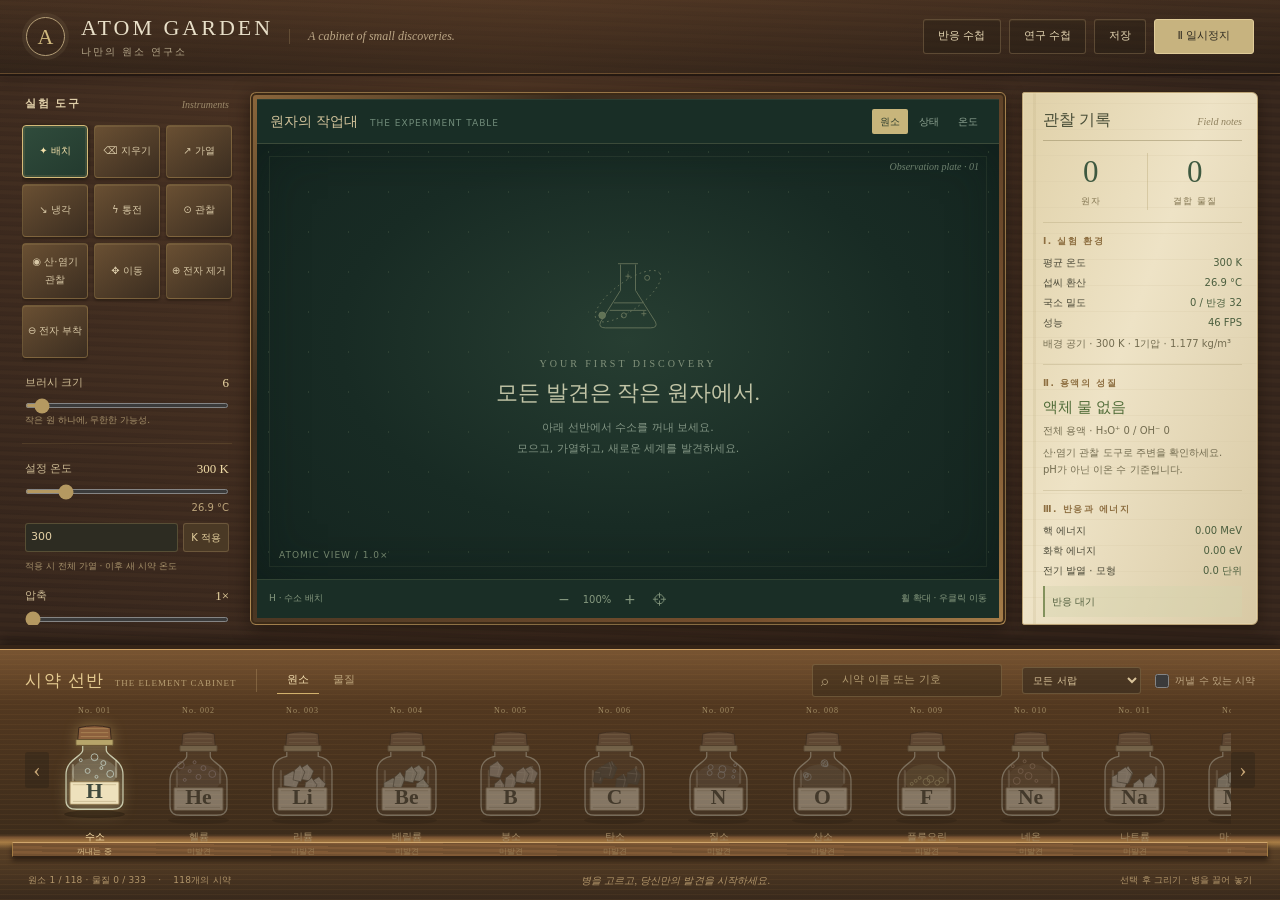
<file: index.html>
<!doctype html>
<html lang="ko">
<head>
<meta charset="utf-8"><meta name="viewport" content="width=device-width,initial-scale=1"><meta name="theme-color" content="#463222">
<title>ATOM GARDEN — 나만의 원소 연구소</title>
<meta name="description" content="나무 선반의 시약병을 꺼내, 원자에서 시작하는 나만의 세계를 만들어 보세요.">
<link rel="stylesheet" href="laboratory.css?v=19">
</head>
<body><div class="app">
<header class="masthead">
 <div class="brand-seal" aria-hidden="true">A</div>
 <div class="brand"><h1>ATOM GARDEN</h1><p>나만의 원소 연구소</p></div>
 <div class="masthead-note">A cabinet of small discoveries.</div>
 <div class="header-actions"><button id="openReactions">반응 수첩</button><button id="help">연구 수첩</button><button id="save">저장</button><button id="pause" class="play-button">Ⅱ 일시정지</button></div>
</header>
<main class="workroom">
 <aside class="tool-cabinet" aria-label="실험 도구와 설정">
  <div class="cabinet-title"><h2>실험 도구</h2><span>Instruments</span></div>
  <div class="tools" id="tools"></div>
  <div class="control-block"><label class="control-label" for="brush">브러시 크기 <output id="brushValue">6</output></label><input id="brush" aria-label="브러시 크기" type="range" min="1" max="100" value="6"><p class="micro">작은 원 하나에, 무한한 가능성.</p></div>
  <div class="control-block"><label class="control-label" for="temp">설정 온도 <strong id="tempValue">300 K</strong></label><input id="temp" aria-label="전체 온도" type="range" min="1" max="9.4771" step=".01" value="2.4771"><p id="tempCelsius" class="temperature-celsius">26.9 °C</p><div class="exact-temp"><input id="tempExact" type="number" min="10" max="3000000000" step="any" value="300" aria-label="온도 직접 입력 K"><button id="applyTemp" title="전체 원자와 새 시약에 적용">K 적용</button></div><p class="micro">적용 시 전체 가열 · 이후 새 시약 온도</p><label class="control-label" for="compression" style="margin-top:15px">압축 <output id="compressionValue">1×</output></label><input id="compression" aria-label="압축" type="range" min="1" max="100" value="1"></div>
  <div id="currentControls" class="control-block" hidden><label class="control-label" for="currentStrength">통전 세기 <output id="currentValue">1×</output></label><input id="currentStrength" aria-label="통전 세기" type="range" min="0.25" max="5" step="0.25" value="1"><p id="currentStatus" class="micro">금속 위를 누르고 있으면 가열</p><p class="micro">Cu · Fe · W 등 접촉한 금속<br>외부 전원에 의한 국소 발열 모형</p></div>
  <label class="checkline"><input id="lightEffects" type="checkbox" checked>주변 빛 효과</label>
  <label class="checkline"><input id="gravity" type="checkbox">중력 적용</label>
  <label class="control-label" for="ambientMedium" style="margin:9px 0 5px">주변 매질</label><select id="ambientMedium"><option value="air">공기 · 300 K · 1기압</option><option value="vacuum">진공 · 공기 부력 없음</option></select>
  <div class="selection-card"><div id="selectedVial" aria-hidden="true"></div><div><span id="selectedSymbol" class="selected-symbol">H</span><h3 id="selectedName">수소</h3><p id="selectionNote">선반에서 꺼낸 시약</p></div></div>
  <p id="metalHint" class="note" hidden></p><p id="combustionHint" class="note" hidden></p><p id="reactionSupport" class="note" aria-live="polite"></p><p id="networkSummary" class="note"></p>
  <details class="developer-drawer"><summary>연구소 설정</summary><label class="checkline"><input type="checkbox" id="developerMode">개발자 모드</label><div id="developerPanel" hidden><p>모든 시약을 꺼낼 수 있어요. 이 모드의 발견은 도감에 기록하지 않습니다.</p><label for="isotope">동위원소</label><select id="isotope"></select><label for="spawnCharge">소환 전하 (−3 ~ 원자번호)</label><input id="spawnCharge" type="number" min="-3" max="1" step="1" value="0"><p id="atomicSelection"></p><p>전하 지정 소환은 외부 전하 편집이며 이온의 실제 안정성은 판정하지 않습니다.</p></div><div class="danger-actions"><button id="clear">세계 비우기</button><button id="reset">진행 초기화</button></div></details>
 </aside>
 <section class="bench" aria-label="원자 실험대">
  <div class="bench-head"><div class="bench-title">원자의 작업대 <small>THE EXPERIMENT TABLE</small></div><div class="view-switch" aria-label="보기 방식"><button id="elementView" class="active" aria-pressed="true">원소</button><button id="phaseView" aria-pressed="false">상태</button><button id="temperatureView" aria-pressed="false">온도</button></div></div>
  <div class="workspace" id="workspace">
   <canvas id="canvas" aria-label="원자 배치 실험대"></canvas>
   <div class="empty-state" id="emptyState">
    <svg viewBox="0 0 120 120" aria-hidden="true" fill="none" stroke="#b3b68d" stroke-width="1"><path d="M48 22 H72 M51 23 V54 L27 92 Q24 99 33 99 H87 Q96 99 93 92 L69 54 V23 M38 78 H82 M43 69 H77"/><ellipse cx="60" cy="61" rx="47" ry="17" transform="rotate(-36 60 61)" stroke-dasharray="2 4"/><circle cx="29" cy="84" r="4" fill="#9eac7c"/><circle cx="83" cy="39" r="3"/><circle cx="55" cy="84" r="3"/><path d="M57 37 H63 M60 34 V40 M76 82 H82 M79 79 V85"/></svg>
    <p class="eyebrow">YOUR FIRST DISCOVERY</p><h3>모든 발견은 작은 원자에서.</h3><p id="guide">아래 선반에서 수소를 꺼내 보세요.<br>모으고, 가열하고, 새로운 세계를 발견하세요.</p>
   </div>
   <span class="orientation" aria-hidden="true">Observation plate · 01</span><span class="scale" id="lod">ATOMIC VIEW / 1.0×</span>
   <div id="phaseLegend" class="overlay temperature-legend" hidden>상태 보기<br><span style="color:#b9cddd">■ 고체</span> · <span style="color:#51baff">■ 액체</span> · <span style="color:#c5df97">■ 기체</span> · <span style="color:#e8a1ff">■ 자유 이온</span><p>회색 · 상변화 자료 없음<br>축소 시 대표 입자의 상태</p></div>
   <div id="temperatureLegend" class="overlay temperature-legend" hidden><strong>온도 · K</strong><div id="temperatureGradient" class="temperature-gradient"></div><div class="temperature-ticks"><span>10</span><span>1천</span><span>100만</span><span>30억</span></div><small>고정 로그 눈금 · 축소 시 영역 평균 온도</small></div>
   <div id="toast" role="status" aria-live="polite"></div>
  </div>
  <div class="bench-foot"><p id="selection">H · 수소 배치</p><div class="zoom-tools"><button id="minus" aria-label="축소">−</button><span id="zoomText">100%</span><button id="plus" aria-label="확대">+</button><button id="home" aria-label="시점 초기화">⌖</button></div><p>휠 확대 · 우클릭 이동</p></div>
 </section>
 <aside class="fieldbook" aria-label="관찰 기록">
  <div class="book-title"><h2>관찰 기록</h2><span>Field notes</span></div>
  <div class="measurements"><div><div class="stat" id="count">0</div><small>원자</small></div><div><div class="stat" id="bonds">0</div><small>결합 물질</small></div></div>
  <div class="book-section"><h2>Ⅰ. 실험 환경</h2><div class="reading"><span>평균 온도</span><strong id="averageTemp">300 K</strong></div><div class="reading"><span>섭씨 환산</span><strong id="averageTempCelsius">26.9 °C</strong></div><div class="reading"><span>국소 밀도</span><strong id="density">0 / 반경 32</strong></div><div class="reading"><span>성능</span><strong id="fps">60 FPS</strong></div><p id="gasStats"></p></div>
  <div class="book-section"><h2>Ⅱ. 용액의 성질</h2><p id="acidState">액체 물 없음</p><p id="acidStats">전체 용액 · H₃O⁺ 0 / OH⁻ 0</p><p>산·염기 관찰 도구로 주변을 확인하세요.<br>pH가 아닌 이온 수 기준입니다.</p></div>
  <div class="book-section"><h2>Ⅲ. 반응과 에너지</h2><div class="reading"><span>핵 에너지</span><strong id="energy">0 MeV</strong></div><div class="reading"><span>화학 에너지</span><strong id="chemicalEnergy">0 eV</strong></div><div class="reading"><span>전기 발열 · 모형</span><strong id="electricalEnergy">0.0 단위</strong></div><p id="reaction">반응 대기</p></div>
  <div class="book-section"><h2>발견의 순간</h2><div id="log" aria-live="polite"></div></div>
  <details class="book-section book-details"><summary>자세한 측정값</summary><p id="electronStats"></p><p id="chargeStats"></p><p id="solutionStats"></p><p id="phaseStats"></p><p id="solidStats"></p><p>최대 6,000개 원자 · 전자 수는 내부 계산</p></details>
  <details class="book-section book-details"><summary>첫 핵융합 안내</summary><p>수소를 모아 압축하고 1,500만 K 이상으로 가열하면 가까운 H-1 4개가 헬륨이 됩니다. 헬륨 3개는 1억 K 이상에서 탄소로 변합니다.</p><p>반응·상변화·부력은 게임용 근사이며 전체 자연법칙을 재현하지 않습니다. 전체 구현 범위는 연구 수첩에서 확인하세요.</p></details>
  <p class="edition">ATOM GARDEN · WOODLAND EDITION · v0.19</p>
 </aside>
</main>
<section class="shelf" aria-label="원소와 물질 시약 선반">
 <div class="shelf-top"><h2 class="shelf-plaque">시약 선반 <small>THE ELEMENT CABINET</small></h2><div class="shelf-tabs"><button class="active" id="elementTab">원소</button><button id="moleculeTab">물질</button></div><div class="shelf-search"><span aria-hidden="true">⌕</span><input id="search" placeholder="시약 이름 또는 기호" aria-label="도감 검색" autocomplete="off"></div><div class="shelf-controls"><select id="familyFilter" aria-label="원소 분류"><option value="all">모든 서랍</option><option value="alkali">알칼리 금속</option><option value="earth">알칼리토금속</option><option value="metal">기타 금속</option><option value="nonmetal">비금속·준금속</option><option value="halogen">할로젠</option><option value="noble">비활성 기체</option><option value="rare">란타넘·악티늄족</option></select><select id="compoundFilter" aria-label="물질 분류" hidden><option value="all">모든 물질</option><option>산</option><option>염기</option><option>염</option><option>산화물</option><option>유기물</option><option>다원자 이온</option><option>단원자 이온</option><option>분자</option><option>과산화물</option><option>초과산화물</option></select><label><input type="checkbox" id="availableOnly">꺼낼 수 있는 시약</label></div></div>
 <div class="shelf-scroll"><button id="shelfPrev" class="shelf-arrow" aria-label="선반 왼쪽으로">‹</button><div class="elements" id="catalog" aria-label="시약 목록"></div><p id="shelfEmpty" hidden>이 서랍에는 일치하는 시약이 없어요.</p><button id="shelfNext" class="shelf-arrow" aria-label="선반 오른쪽으로">›</button></div>
 <div class="shelf-bottom"><p><span id="discoveryCount">원소 1 / 118 · 물질 0 / 28</span><span>·</span><span id="shelfResult">118개의 시약</span></p><span class="shelf-hint">병을 고르고, 당신만의 발견을 시작하세요.</span><span>선택 후 그리기 · 병을 끌어 놓기</span></div>
</section>
</div>
<dialog class="lab-dialog" id="dialog"><p>개발자 모드에서는 미발견 원소·분자도 소환할 수 있습니다. 원소를 선택한 다음 동위원소와 전하를 설정하세요. 동위원소 목록은 대표 동위원소와 일부 주요 변종을 지원합니다. 전하 = 양성자 수 − 전자 수입니다. 전자는 그리지 않고 결합 전자·공간 전체의 자유 전자 수로 계산합니다. 전자 제거 도구는 전자를 자유 전자 저장량으로 옮기며, 부착 도구는 그 저장량을 소비합니다.</p><p>이온 사이에는 가까운 거리에서 인력·척력이 작용합니다. 고온 이온화와 저온 재결합은 근사 문턱값을 사용합니다. 자유 전자의 위치·궤도·양자 상태는 계산하지 않습니다. 이온은 기존의 중성 분자 결합에서 제외됩니다. 방사성 동위원소의 붕괴는 아직 구현하지 않았습니다.</p><p>질량수는 입자의 질량·충돌·열운동과 핵반응 선택에 반영됩니다. 중수소 H-2와 삼중수소 H-3는 1억 K 이상에서 He-4와 중성자를 생성합니다. 수소 순반응의 양전자와 D–T 반응의 중성자는 개수로 집계합니다. 원자 배치·삭제와 온도 도구는 외부 편집이며 닫힌 계 보존 조건에 해당하지 않습니다.</p><p>물과 철·구리·알루미늄·리튬 등 주요 물질에 1기압 기준 녹는점·끓는점을 적용합니다. 물은 273.15 K에서 녹고 373.15 K에서 기체로 전환됩니다. 철은 1811 K에서 녹고 3134 K에서 기체로 전환됩니다. 고체는 이웃과 거리를 유지하는 결합과 내부 진동 감쇠를 사용하며 녹으면 고체 결합이 풀립니다. CO₂와 탄소는 이 모델에서 승화합니다. 자료가 없는 원소는 상태 미정으로 표시합니다. 결정 격자·잠열·압력별 상평형은 아직 계산하지 않습니다.</p><h3>산·염기와 중화</h3><p>산: HCl(물속에서는 염산), HBr. 염기: LiOH, NaOH, KOH, RbOH, CsOH, FrOH(예측), Ca(OH)₂, Sr(OH)₂, Ba(OH)₂. 액체 물 가까이에서 산이 내놓은 H⁺가 H₂O에 결합해 H₃O⁺를 만듭니다. 염기는 금속 양이온과 OH⁻로 해리합니다. H₃O⁺는 O 1개와 H 3개, OH⁻는 O 1개와 H 1개가 결합한 다원자 이온입니다. H₃O⁺ + OH⁻ → 2H₂O 중화 반응은 원자·동위원소·전자·총전하를 보존하고 열을 방출합니다. Na⁺·Cl⁻ 등의 구경꾼 이온은 용액에 남습니다.</p><p>300 K에서 물 → HCl → NaOH를 같은 영역에 배치해 보세요. 산·염기 관찰 도구는 누른 위치 반경 60의 H₃O⁺·OH⁻를 셉니다. 200% 이상 확대하면 주황색 H₃O⁺와 보라색 OH⁻ 결합·이름을 볼 수 있습니다. 양쪽이 남으면 혼합/중화 대기, 한쪽만 남으면 산성/염기성으로 표시합니다. 전체 집계는 서로 떨어진 용액도 합산합니다. 발견한 물질은 도감에서 재소환할 수 있고 개발자 모드에서는 모두 배치할 수 있습니다.</p><p>H₃O⁺는 실제 물 분자에 기존 양성자가 결합하므로 원자를 새로 만들지 않습니다. 발견하면 도감에서 다시 소환할 수 있습니다. 추가 물 분자가 부족하거나 너무 멀면 남은 H⁺는 ‘수화 대기’로 따로 표시하며 물을 더 배치하면 결합합니다. 전하는 원자 하나에 국소화해 장부로 관리하며 실제 전자 밀도는 계산하지 않습니다. 농도와 용액 부피가 정해져 있지 않아 pH 숫자는 계산하지 않습니다. 약산·약염기(NH₃ 포함), 완충 용액, 물의 자동 이온화, Ca(OH)₂의 제한된 용해도와 열분해 경로는 아직 미구현입니다. 해리·중화 속도와 반응 열 피드백은 게임용 근사입니다.</p><p><a href="https://openstax.org/books/chemistry/pages/4-2-classifying-chemical-reactions" target="_blank" rel="noopener">OpenStax · 산·염기와 중화 반응</a></p><h3>기체 밀도와 부력</h3><p>중력을 켜면 기체의 분자량과 온도로 밀도(ρ = PM/RT)를 계산하고 주변 매질과 비교합니다. 질량수로 몰질량을 근사하므로 동위원소도 반영됩니다. 기본 배경은 300 K·1기압의 공기입니다. 수소·헬륨은 상승하고 상온의 CO₂는 하강하며, 가열된 기체는 밀도가 낮아집니다. 진공에서는 공기 부력이 없어 수소도 중력으로 떨어집니다.</p><p>액체 물 안의 기체에는 물 기준 부력과 저항을 적용합니다. 물의 표시 원자가 기포를 가두지 않으며 얼음·고체와의 충돌은 유지합니다. 물과 접촉한 기체는 열을 교환합니다. 관찰 도구의 밀도는 항상 1기압 환산값입니다. 배경 공기는 부력 계산용이며 반응 원자로 추가하지 않습니다.</p><p>부력은 기체 덩어리를 분자 단위로 표현한 게임용 근사입니다. 급격한 가속은 제한하며, 실제 기포 모양·기체 혼합 유동·압력장·용해도는 계산하지 않습니다. 결합한 분자의 모든 원자는 같은 부력 가속도를 받습니다. 중성 H·N·O·F·Cl의 고립 원자는 결합 전까지 기체로 취급합니다.</p><p><a href="https://www1.grc.nasa.gov/beginners-guide-to-aeronautics/equation-of-state/" target="_blank" rel="noopener">NASA · 이상 기체 상태 방정식</a> · <a href="https://openstax.org/books/university-physics-volume-1/pages/14-4-archimedes-principle-and-buoyancy" target="_blank" rel="noopener">OpenStax · 부력</a></p><h3>이온결합과 금속 반응성</h3><p>이온이 정지해 보이면 물이 액체인지 확인하세요. 액체 물의 표시 원자는 자유 이온을 단단한 벽처럼 밀어내지 않으며, 물과의 저항·열 교환·확산으로 이동을 계산합니다. 이온이 액체 가장자리로 나가면 가까운 물 쪽으로 돌아오는 수화 인력을 적용하며, 물과 상대적인 이동을 강하게 감쇠합니다. 물속에서는 계속 확산하고 움직이는 물을 따라갑니다. OH⁻와 H₃O⁺도 결합 전체에 같은 힘을 적용합니다. 물이 얼거나 증발하면 이 액체 결속력은 해제됩니다. 얼음·금속·아직 녹지 않은 결정은 충돌을 유지합니다. 이는 용액을 위한 게임용 근사입니다. 녹아 나온 이온은 물속에서 무작위로 확산합니다. 물과 CuCl₂를 배치한 영역에 Zn을 넣으면 Cu²⁺가 가까이 접근할 때 Zn²⁺와 Cu가 생성됩니다. Cl⁻는 이 반응의 구경꾼 이온으로 물속에 남습니다. 중성 아연을 향한 인위적인 끌어당김은 없습니다. 확대하면 수용액 이온에 (aq)가 표시됩니다. 확산 속도는 관찰하기 쉽게 조정한 게임용 근사입니다.</p><p><a href="https://chemed.chem.purdue.edu/genchem/demosheets/9.11.html" target="_blank" rel="noopener">반응 참고: Purdue · 아연과 구리의 치환</a></p><p>NaCl, KCl, MgCl₂, CaCl₂, ZnCl₂, FeCl₂, CuCl₂, AgCl을 지원합니다. 금색 선은 이온결합의 화학식 단위이며 실제 결정 격자의 근사입니다. Na·K·Mg·Ca와 중성 Cl 원자가 만나면 전자가 이동해 염을 만듭니다. 지원하는 양이온과 Cl⁻도 전하가 맞으면 결합합니다. 녹는점 이상에서는 결합을 해제하며 용융염·기체의 상평형은 아직 미구현입니다.</p><p>액체 물 근처에서 가용성 염과 HCl은 이온으로 해리합니다. Ag⁺ + Cl⁻는 AgCl 침전을 만듭니다. 수용액 금속 치환은 Al·Mn·Zn·Fe·Co·Ni·Pb·Cu·Ag 등을 포함하는 활동도 자료로 판정합니다. 알칼리 금속과 Ca·Sr·Ba는 물 반응과 산의 H₃O⁺ 환원을 지원하며, 금속 이온의 직접 치환에는 이 순서를 확장하지 않습니다. 1가 금속의 산 반응도 전자 수를 맞춰 두 금속 원자가 함께 처리됩니다. 예: Zn + Cu²⁺ → Zn²⁺ + Cu, Cu + 2Ag⁺ → Cu²⁺ + 2Ag, Zn + 2H₃O⁺ → Zn²⁺ + H₂ + 2H₂O. 반대 방향은 반응하지 않습니다. 전자 수·원자 수·동위원소를 보존합니다.</p><p>개발자 모드에서 물과 CuCl₂를 배치하고 Zn을 넣어 보세요. AgCl 침전은 물 속 Ag⁺와 Cl⁻를 전하 지정 소환해 확인할 수 있습니다. 고체 소환의 무작위 이동을 제거하고 내부 운동을 강하게 감쇠했습니다. 작은 열진동은 시각 효과이며 중력과 충돌은 유지합니다. 용해도곱, 정량 농도, 실제 반응속도 상수는 미구현이며 산화막은 산소 반응에서만 근사합니다. Mg·Be의 물·수증기 반응은 아직 지원하지 않습니다.</p><h3>알칼리 금속과 물</h3><p>개발자 모드에서 온도를 300 K 부근으로 설정하고 액체 물을 넉넉히 뿌린 뒤 Li·Na·K·Rb·Cs·Fr 중 하나를 넣으세요. 같은 금속 원자 2개와 물 분자 2개가 가까이 접촉해야 반응합니다. 수소를 제외한 1족 금속 6종을 지원합니다.</p><p>2M + 2H₂O → 2MOH + H₂<br>Ca·Sr·Ba는 M + 2H₂O → M(OH)₂ + H₂로 반응합니다. 물이 남아 있으면 수산화물이 금속 양이온과 OH⁻로 해리되어 염기성이 됩니다. 산과 만나면 기존 중화 반응으로 연결되고, 생성된 H₂는 공기·물에서 부력을 받습니다.</p><p>Li → Na → K → Rb → Cs 순서로 물 접촉 후 반응이 빨라지도록 설정했습니다. 반응열과 빛도 표시합니다. 시간·열·빛은 관찰용 게임 수치이며 실제 폭발 위력·반응속도·고온 분해를 재현하지 않습니다. 수산화물의 고체 결합 해제 온도도 단순 문턱값입니다.</p><p>프랑슘의 반응과 원소 상태는 예측 모델입니다. FrOH의 상변화 자료는 없어 상태를 ‘자료 없음’으로 표시하며, 방사성 붕괴는 미구현입니다. 일반 모드에서 새로 생성된 수산화물은 도감에 등록되어 다시 소환할 수 있습니다. 개발자 모드에서는 처음부터 사용할 수 있지만 발견으로 기록하지 않습니다.</p><p><a href="https://chem.washington.edu/lecture-demos/activity-series-alkali-metals-water" target="_blank" rel="noopener">Washington 대학교 · 알칼리 금속과 물</a> · <a href="https://openstax.org/books/chemistry-2e/pages/18-1-periodicity" target="_blank" rel="noopener">OpenStax · 주기성</a> · <a href="https://www.nist.gov/publications/melting-points-and-boiling-points-alkali-metals" target="_blank" rel="noopener">NIST · 알칼리 금속 상태 자료</a></p><h3>연소와 점화 온도</h3><p>메테인(CH₄)과 산소(O₂)를 가까이 섞고 1,000 K로 가열해 보세요. CH₄ + 2O₂ → CO₂ + 2H₂O가 일어나며 온도가 더 올라갑니다. 수소는 2H₂ + O₂ → 2H₂O로 연소합니다. 산소가 부족하면 남은 연료는 그대로 남습니다.</p><p>게임의 점화 기준은 혼합물 기준 CH₄ 약 810 K(537 °C), H₂ 약 833 K(560 °C)입니다. 기준 부근에서는 가열 시간이 필요하고, 더 뜨거우면 빨라집니다. 연료와 산소의 온도를 함께 판정하므로 한쪽만 뜨겁고 나머지가 차가우면 바로 점화하지 않을 수 있습니다. 두 반응물 모두 기체인 경우를 처리합니다. 설정 온도는 외부 가열값이며 반응 후 실제 평균 온도와 다를 수 있습니다.</p><p>점화 온도와 연소 뒤의 화염 온도는 다릅니다. 연소 상한 온도를 따로 두지 않으며, 발열은 생성물과 가까운 입자에 나눠 전달됩니다. 고온 분자는 일정 시간이 지나면 열분해되므로 매우 높은 온도에서는 CO₂·H₂O가 다시 분해될 수 있습니다.</p><p>이 점화 기준은 ICSC의 공기 중 참고값을 반올림한 게임 설정입니다. 실제 발화 온도·지연 시간은 혼합비, 산소 농도, 압력, 용기와 점화원에 따라 달라집니다. 순수 산소의 정밀 점화 곡선, 라디칼 연쇄반응, 열평형, 실제 화염 온도와 열전달 속도는 계산하지 않습니다. 열분해 시간과 연소 열용량도 게임용 근사입니다.</p><p><a href="https://chemicalsafety.ilo.org/dyn/icsc/showcard.display?p_card_id=0291&amp;p_lang=en" target="_blank" rel="noopener">ILO/WHO ICSC · 메테인</a> · <a href="https://chemicalsafety.ilo.org/dyn/icsc/showcard.display?p_card_id=0001" target="_blank" rel="noopener">ILO/WHO ICSC · 수소</a> · <a href="https://stacks.cdc.gov/view/cdc/219760" target="_blank" rel="noopener">미국 광산국 · 혼합비와 발화 지연 연구</a></p><h3>주변 빛과 전기 저항열</h3><p>발열 반응은 반응 위치에 부드러운 빛과 짧은 잔광을 남깁니다. 격렬한 금속·물 반응은 더 밝게, 핵융합은 청백색으로 표현합니다. 고온의 고체·액체는 붉은빛에서 주황·백색으로 변하고 냉각되면 어두워집니다. 고온 기체의 빛은 간략한 연출입니다. 열이 발생한다고 모두 밝게 빛나는 것은 아니며 약한 반응은 매우 희미하게 표시합니다.</p><p>개발자 모드에서 300 K의 철(Fe)이나 텅스텐(W)을 모아 놓고, 통전 도구로 금속 위를 누르고 있어 보세요. 접촉한 중성 금속에 외부 전원이 연결되었다고 가정해 통전 세기의 제곱과 상대 저항에 비례하는 열을 공급합니다. 손을 떼거나 일시정지하면 공급이 멈춥니다. 남은 열은 냉각 도구로 줄일 수 있습니다. 홀로 떨어진 원자, 기체, 이온·물·염 결정은 이 통전 모형에서 제외합니다.</p><p>전자 수와 총전하는 통전으로 바뀌지 않습니다. 전기 발열 수치는 게임용 단위이며, 실제 원자 저항·전극 회로·전류 경로·전기분해는 계산하지 않습니다. 빛도 광자 수·실제 스펙트럼·복사 냉각을 계산하지 않는 시각 효과입니다. 주변 빛 효과를 끄면 계산과 반응은 그대로 유지됩니다. 온도·상태 보기에서는 색을 읽기 쉽도록 빛을 줄이며, 일시정지하면 반응 잔광도 멈춥니다.</p><h3>v0.19 · 반응 연결망</h3><p>333종 물질·이온을 도감에 등록했습니다. 이 중 207종 염은 전하로 조성을 맞추고, 용해도와 실제 이온의 접촉으로 해리·침전·건조 결정을 판정합니다. 물질 분류에서 산·염기·염·유기물·이온을 골라 볼 수 있습니다. 위의 「반응 수첩」에서 반응식·종류·조건을 검색하세요. 개발자 실험 키트는 기존 입자를 지우지 않고 일시정지 상태로 시약을 추가합니다.</p><p>산 해리·가역 약산/약염기·중화, 탄산염/황화물과 산, 암모늄과 염기, 염의 해리·침전, 금속/할로젠 치환, 금속과 할로젠 합성, 산화물/과산화물/초과산화물과 물, 선택된 열분해, 알케인·알켄·알카인·알코올·당류의 완전 연소, 촉매 합성을 연결했습니다. 반응식은 등록할 때와 실행할 때 원자 수·총 전하·전자 총수를 검사합니다.</p><p>질산은 묽은 수용액에서 Cu·Ag가 NO를 만드는 대표 경로를 지원하며, 질산 주변에서 일반 산처럼 H₂가 잘못 생성되는 경로를 막습니다. 진한 질산/황산, 산화제 농도와 금속 표면 상태에 따른 생성물 경쟁은 계산하지 않습니다. CuI₂·FeI₃·AgOH·NH₄OH 및 단순 Al/Fe(III) 탄산염을 임의로 생성하지 않고, 등록된 산화·환원·침전·가수분해 경로를 사용합니다.</p><p>「등록 경로 수」는 해리와 결정을 각각 세는 등 방향별 규칙의 수입니다. 반응 속도·분해 온도·압축 문턱·열량은 게임 설정입니다. 새 유기물 연소의 800 K는 공통 게임 기준이며 실제 각 물질의 발화 온도가 아닙니다. 촉매와 압축은 해당 합성 경로의 필요 조건이며 정확한 공정 시뮬레이터가 아닙니다.</p><p>용해도는 수용성·난용성·불용성 3분류입니다. 난용성은 근처 물 8분자 기준의 게임 근사로 판정하며 Ksp·실제 농도·정량 포화도는 계산하지 않습니다. 기존 강염기 모델의 Ca/Sr 수산화물은 물 근처에서 완전 해리시키는 근사를 유지합니다. 약산의 정량 평형·pH, 용액 활동도, 착물·배위화학, 이성질체, 고분자·생화학·광화학, 모든 방사성 붕괴는 미구현입니다.</p><p>새 염·고체는 250–400 K의 보수적인 범위에서 고체로 표시하며, 온도 자료가 없는 유기물은 290–300 K의 대표 상태만 표시합니다. 이 경계는 실제 녹는점/끓는점이 아닙니다. 일부 기본 분자와 메탄올·에탄올은 별도 상태 자료를 사용합니다. 상변화 자료가 없는 온도에서는 「자료 없음」이지만 등록된 화학 반응은 계속 판정합니다.</p><p><a href="https://chemed.chem.purdue.edu/genchem/topicreview/bp/ch18/soluble.php" target="_blank" rel="noopener">Purdue · 용해도</a> · <a href="https://openstax.org/books/chemistry-2e/pages/18-6-occurrence-preparation-and-properties-of-carbonates" target="_blank" rel="noopener">OpenStax · 탄산염</a></p><h3>공통 산소 반응</h3><p>Li, Na, K, Rb, Cs, Be, Mg, Ca, Sr, Ba, Al, Ti, Cr, Mn, Fe, Co, Ni, Cu, Zn, Sn, Pb, C, S, Si: 24종이 같은 산화 규칙을 사용합니다. 원소·산화수 데이터로 반응식을 맞추고 실제 O₂를 소비합니다. 철의 대표 반응은 4Fe + 3O₂ → 2Fe₂O₃입니다. 게임에서는 가까이 배치하고 1,000 K로 가열해 보세요. 상온 산화는 시간 압축된 느린 반응이며 실제 녹의 수화·전기화학 과정은 미구현입니다.</p><p>Na는 과산화물 Na₂O₂, K·Rb·Cs는 초과산화물 MO₂ 경로로 구별합니다. Na₂O₂ 및 K·Rb·Cs 초과산화물의 물 반응을 지원합니다. 다른 후속 반응은 수첩에 등록된 경로에 한정됩니다. 산화막은 가까운 기존 산화물로 근사하며, 온도·속도·발열량은 게임 매개변수입니다. 산소량에 따른 여러 산화물의 경쟁·평형이나 모든 금속의 실제 점화 온도를 계산하지 않습니다.</p><p>선택한 시약 옆에 지원 반응과 미등록 여부가 표시됩니다. 산화물은 발견 후 선반에서 다시 꺼낼 수 있습니다. 이온 고체는 분자가 아닌 조성 단위를 묶어 표시하며, 전하는 국소 전자 장부입니다. 일부 염기성·양쪽성 산화물은 H₃O⁺와 중화되어 금속 이온과 물을 만듭니다. 등록하지 않은 후속 반응은 자동으로 추측하지 않습니다.</p><p>새 산화물의 고체 표시는 보수적인 모델 적용 범위까지만 지원합니다. 범위 위의 「자료 없음」은 녹거나 기체가 되었다는 뜻이 아닙니다. 산화물의 고온 분해·정밀 상전이는 미구현이며 CO₂·SO₂는 별도 상태 자료를 사용합니다. 기존 산·염기·치환 반응과 핵융합은 등록된 경로에 한정됩니다.</p><p><a href="https://openstax.org/books/chemistry-2e/pages/18-9-occurrence-preparation-and-compounds-of-oxygen" target="_blank" rel="noopener">OpenStax · 산화물</a> · <a href="https://chemed.chem.purdue.edu/genchem/topicreview/bp/ch9/activeframe.html" target="_blank" rel="noopener">Purdue · 활성 금속</a> · <a href="https://edu.rsc.org/experiments/the-combustion-of-iron-wool/717.article" target="_blank" rel="noopener">RSC · 철의 산화</a></p><h3>나만의 연구소 · 시약 선반</h3><p>아래 선반의 병을 선택한 뒤 실험대에 그리거나, 병을 실험대로 끌어다 놓으세요. 검색과 서랍 분류로 시약을 찾을 수 있습니다. 잠긴 시약은 발견 후 사용할 수 있고 개발자 모드에서는 모두 열립니다. 병 속 그림은 구분을 돕는 상징 그림이며 실제 원소의 색·보관법·실험 장치를 재현하지 않습니다.</p><h3>원자를 모으고, 압축하고, 가열하세요.</h3><p>온도 보기는 입자별 온도를 파랑·청록·노랑·흰색으로 표시합니다. 색 눈금은 10 K~30억 K로 고정되며 축소하면 각 영역의 평균 온도를 표시합니다. 원소 보기로 돌아가면 원소별 색상을 볼 수 있습니다. 브러시 크기는 최대 100입니다. 브러시 원은 실제 적용 범위입니다. 드래그로 배치하고 휠로 확대하세요. 우클릭이나 이동 도구로 화면을 이동할 수 있습니다.</p><p>① 수소를 50개 이상 뿌리고 압축을 올리세요.<br>② 전체 온도를 1,500만 K 이상으로 설정하세요.<br>③ 반경 32 안에 입자 4개 이상이 있고 연료가 충분하면 핵융합이 자동 발생합니다.<br>④ 발견한 헬륨을 다시 소환하고 1억 K 이상에서 탄소를 만드세요. 탄소와 헬륨은 2억 K 이상에서 산소가 됩니다.</p><p>전체 온도 슬라이더는 외부 열원입니다. 가열·냉각 브러시는 원 안의 입자만 바꿉니다. 압축은 공간을 줄이며 온도를 높입니다. 300 K 부근으로 냉각하면 분자가 형성됩니다. CH₄ : O₂ = 1 : 2, H₂ : O₂ = 2 : 1의 실제 분자가 가까이 있어야 연소합니다. 배경 공기는 산소 분자를 대신하지 않습니다.</p><p>탄성 충돌과 결합 힘은 입자 질량을 사용합니다. 분자 반응은 원자 수와 동위원소를 보존합니다. 핵융합은 항성의 순반응을 시간 압축한 모델로, 중간 동위원소·전자·중성미자는 개별 입자로 계산하지 않습니다. 수소 융합의 약한 상호작용은 순반응에 포함됩니다.</p><p>온도와 밀도 문턱, 분자 해리 문턱, 압축 가열, 반응 열 피드백은 근사입니다. 화면 속 운동 속도는 고온에서 압축 표시됩니다. 에너지 수치는 별도 누적 장부이며 전체 에너지 보존 시뮬레이터는 아닙니다. 118종 도감 중 새로 생성 가능한 원소는 현재 H–He–C–O–Ne–Mg–Si–S–Ar–Ca 경로입니다. 기존 저장의 발견 원소는 유지됩니다.</p><p>최대 6,000개 입자. 축소는 표시를 단순화하며 개별 입자 계산을 유지합니다. 자동 저장은 이 브라우저에 보관됩니다.</p><p><a style="color:#b9eb8c" href="https://imagine.gsfc.nasa.gov/educators/elements/imagine/05.html" target="_blank" rel="noopener">NASA · 항성 원소 합성</a></p><button id="close">실험하기</button></dialog>
<dialog class="lab-dialog reaction-dialog" id="reactionDialog"><div class="reaction-heading"><div><small>THE REACTION LEDGER</small><h2>반응 수첩</h2></div><button id="closeReactions" aria-label="반응 수첩 닫기">닫기</button></div><p>등록한 물질과 반응 조건을 찾아보세요. 원자 수와 총 전하는 보존하며, 속도·온도·용해도는 게임용 근사입니다. 모든 실재 물질이나 반응의 예측기는 아닙니다.</p><div class="reaction-search"><input id="reactionSearch" aria-label="반응 검색" placeholder="예: CaCO3, 침전, 에탄올"><select id="reactionKind" aria-label="반응 종류"><option value="">모든 반응</option></select></div><div class="reaction-kit"><label for="reactionKit">개발자 실험 키트</label><select id="reactionKit"></select><button id="placeReactionKit">실험대에 추가</button><small>개발자 모드 전용 · 기존 입자는 유지하며 일시정지 상태로 추가</small></div><p id="reactionBookCount"></p><table class="reaction-table"><thead><tr><th>반응식</th><th>종류</th><th>조건</th></tr></thead><tbody id="reactionRows"></tbody></table><p id="reactionMore" hidden>최대 100개씩 표시합니다. 검색이나 종류 필터로 좁혀 보세요.</p></dialog>
<script src="ions.js?v=19"></script>
<script src="acid-base.js?v=19"></script>
<script src="reactive-metals.js?v=19"></script>
<script src="oxidation.js?v=19"></script>
<script src="phases.js?v=19"></script>
<script src="buoyancy.js?v=19"></script>
<script src="atomic.js?v=19"></script>
<script src="physics.js?v=19"></script>
<script src="laboratory.js?v=19"></script>
<script src="energy-light.js?v=19"></script>
<script src="reaction-data.js?v=19"></script>
<script src="reaction-engine.js?v=19"></script>
<script src="app.js?v=19"></script>
</body></html>
</file>
<file: laboratory.css>
:root{color-scheme:dark;--wood:#4d3021;--ink:#302e25;--paper:#e7dab8;--gold:#c6ab72;--muted:#9caa98;--green:#203b32;--line:#82613f;--serif:Georgia,'Batang','Noto Serif KR',serif;--sans:'Malgun Gothic','Apple SD Gothic Neo',system-ui,sans-serif}
*{box-sizing:border-box}html,body{margin:0;width:100%;height:100%;overflow:hidden}body{font:13px var(--sans);color:#e8dfc8;background:radial-gradient(ellipse at 40% 10%,#78503166,transparent 65%),repeating-linear-gradient(2deg,#35251c 0 3px,#3a291e 4px 7px,#33241b 8px 9px);line-height:1.5}button,input,select{font:inherit}button{cursor:pointer}button:disabled{cursor:default}button:focus-visible,input:focus-visible,select:focus-visible,summary:focus-visible{outline:2px solid #efcb7d;outline-offset:3px}button{color:inherit;background:none;border:1px solid #9e865d66}input[type=checkbox]{accent-color:#9d713c;width:14px;height:14px;vertical-align:middle}input[type=range]{display:block;width:100%;margin:12px 0 4px;height:5px;accent-color:#b59961;cursor:pointer}input[type=number],select{background:#f3e8cc;color:#3e3a2d;border:1px solid #b09a70;border-radius:3px;padding:7px;max-width:100%}a{color:inherit}button:hover:not(:disabled){filter:brightness(1.14)}[hidden]{display:none!important}h1,h2,h3,p{margin:0}h2{font-size:11px;font-weight:600;letter-spacing:1.5px}h3{font-family:var(--serif);font-weight:400}small{font-size:10px}.app{height:100dvh;display:grid;grid-template-rows:74px minmax(240px,1fr)255px;max-width:2100px;margin:auto}.masthead{display:flex;align-items:center;gap:16px;padding:0 26px;border-bottom:1px solid #a27b4555;box-shadow:0 2px 0 #140e0a99,0 5px 14px #0e090b33;background:linear-gradient(180deg,#53392355,#241b1377)}.brand-seal{width:39px;height:39px;display:grid;place-items:center;border:1px solid #b6a078;border-radius:50%;box-shadow:0 0 0 4px #b6a07819;font:22px var(--serif);color:#cfb87e}.brand h1{font:22px var(--serif);letter-spacing:3px;line-height:1.25}.brand p{font-size:10px;letter-spacing:2px;color:#b6a88b;margin-top:2px}.masthead-note{border-left:1px solid #88704d77;padding-left:18px;font:italic 12px var(--serif);color:#bba685}.header-actions{margin-left:auto;display:flex;gap:8px}.header-actions button{padding:8px 14px;border-radius:3px;font-size:11px;color:#e7d8b4;background:#211b1455;box-shadow:inset 0 1px #d0b27415}.header-actions .play-button{background:#c7b37f;color:#302c22;border-color:#e0cc99;min-width:100px}.workroom{display:grid;grid-template-columns:212px minmax(0,1fr)236px;gap:16px;min-height:0;padding:18px 22px 20px}.tool-cabinet,.fieldbook{min-height:0;overflow-y:auto;scrollbar-width:thin;scrollbar-color:#9e8258 transparent}.tool-cabinet{padding:4px 2px 8px 0}.cabinet-title{display:flex;justify-content:space-between;align-items:center;color:#e1d0a9;margin-bottom:12px;padding:0 3px}.cabinet-title span{font:italic 10px var(--serif);color:#9e8b6b}.tools{display:grid;grid-template-columns:repeat(3,1fr);gap:6px}.tools button{position:relative;min-height:53px;padding:9px 3px;font-size:10px;border-radius:4px;color:#d8c8a6;border:1px solid #9b7e4b77;background:linear-gradient(145deg,#6a5033,#3b2d20);box-shadow:inset 0 1px 0 #d8bc7e22,0 2px 2px #1e160d77;line-height:1.8}.tools button.active{color:#f4e1aa;border-color:#d5ba78;background:linear-gradient(145deg,#304c3c,#233a2e);box-shadow:inset 0 0 0 2px #c6ab7222,0 1px 4px #17140c}.control-block{margin-top:17px;padding:0 3px 15px;border-bottom:1px solid #a2804b33}.control-label{display:flex;justify-content:space-between;align-items:center;color:#cdbb94;font-size:11px}.control-label output,.control-label strong{font:13px var(--serif);color:#edd9a5;font-weight:400}.control-block .micro{font-size:9px;color:#a5906a;margin-top:6px}.checkline{display:flex;align-items:center;gap:6px;font-size:11px;color:#e1ceaa;margin:12px 0 8px}.tool-cabinet select{width:100%;background:#2d2c22;color:#d6c9a8;border-color:#88744b77;font-size:10px}.developer-drawer{margin-top:15px;font-size:10px;border:1px solid #8b734d66;border-radius:3px;background:#251f1644;padding:10px}.developer-drawer summary{cursor:pointer;font-size:11px;color:#c6b38f}.developer-drawer .checkline{margin-top:8px}.developer-drawer p{line-height:1.7;color:#ad9c7a;font-size:10px}.developer-drawer label:not(.checkline){display:block;margin:8px 0 4px;color:#cdbb94}.developer-drawer input[type=number]{width:100%;background:#302b20;color:#e5d1a5;border-color:#8b734d}.developer-drawer #isotope{font-size:11px}.bench{min-height:0;min-width:0;display:flex;flex-direction:column;padding:6px;border:1px solid #b6935999;border-radius:6px;background:linear-gradient(135deg,#8b663b,#392c1e 25%,#77502e 80%,#a57d49);box-shadow:0 4px 18px #120c0699,inset 0 0 0 2px #3c2a17}.bench-head{display:flex;align-items:center;justify-content:space-between;gap:6px;padding:10px 13px 9px;background:#192e26;border-bottom:1px solid #9a956d44;box-shadow:inset 0 1px #c8c49b1a}.bench-title{font:14px var(--serif);color:#d2c39b;white-space:nowrap}.bench-title small{font:9px var(--sans);color:#718c7a;margin-left:9px;letter-spacing:1px}.view-switch{display:flex;gap:3px}.view-switch button{font-size:10px;padding:5px 8px;border:0;color:#8fa493;white-space:nowrap}.view-switch button.active{background:#c8b57b;color:#2b3b2c;border-radius:2px}.workspace{position:relative;flex:1;min-height:160px;overflow:hidden;background:radial-gradient(ellipse at 50% 45%,#273e32 0,#182b24 55%,#14241f 100%);box-shadow:inset 0 0 50px #0b161366}.workspace:before{content:'';position:absolute;inset:12px;border:1px solid #9eaa7b19;pointer-events:none;z-index:1}.workspace.receiving{outline:2px solid #ebcc80;outline-offset:-5px}.workspace.receiving:after{content:'이곳에 시약병을 내려놓으세요';position:absolute;inset:auto 20px 24px;background:#e4cd91;color:#24392b;padding:10px;text-align:center;font-size:12px;pointer-events:none;border:1px solid #9d7c3b;z-index:5}canvas{width:100%;height:100%;display:block;touch-action:none;cursor:crosshair}.empty-state{position:absolute;left:50%;top:48%;transform:translate(-50%,-50%);pointer-events:none;text-align:center;width:min(340px,80%);color:#a5ad8d}.empty-state svg{width:100px;height:100px;opacity:.5;margin-bottom:8px}.empty-state .eyebrow{font:10px var(--serif);letter-spacing:3px;color:#82927b;margin-bottom:9px}.empty-state h3{font:22px var(--serif);color:#c1c4a6;margin-bottom:10px}.empty-state p{font-size:11px;line-height:1.9;color:#819483}.bench-foot{min-height:39px;display:flex;align-items:center;justify-content:space-between;gap:8px;padding:5px 12px;background:#1a2e26;border-top:1px solid #8b956a33;color:#86997f}.bench-foot p{font-size:9px;overflow:hidden;text-overflow:ellipsis;white-space:nowrap}.zoom-tools{display:flex;align-items:center;gap:4px}.zoom-tools button{border:0;padding:2px 6px;font-size:14px}.zoom-tools #zoomText{font-size:10px;width:34px;text-align:center;font-variant-numeric:tabular-nums}.scale{position:absolute;bottom:17px;left:22px;color:#73856c;font-size:9px;letter-spacing:1px;pointer-events:none}.orientation{position:absolute;top:17px;right:20px;font:italic 10px var(--serif);color:#6d806e;pointer-events:none}.fieldbook{color:#4b4938;padding:17px 15px 18px 20px;background:linear-gradient(90deg,#bbaa7c33 0 3px,transparent 3px 100%) 10px 0/100% 100%,repeating-linear-gradient(0deg,#d7c9a644 0 1px,transparent 1px 26px),linear-gradient(110deg,#e0d1a9,#eee3c6 45%,#d8c9a4);box-shadow:1px 4px 12px #170e0677,inset 0 0 0 1px #f7eac333;border-radius:2px 6px 6px 2px;border:1px solid #bba375;scrollbar-color:#b5a17b #e2d4b2}.book-title{display:flex;align-items:baseline;justify-content:space-between;border-bottom:1px solid #8d805877;padding-bottom:9px;margin-bottom:12px}.book-title h2{font:16px var(--serif);letter-spacing:0;color:#464b35}.book-title span{font:italic 10px var(--serif);color:#8f815e}.measurements{display:grid;grid-template-columns:1fr 1fr;gap:8px;text-align:center;padding:0 0 12px;border-bottom:1px solid #9f8e6344}.stat{font:31px var(--serif);color:#3e5940;line-height:1.2}.measurements small{font-size:9px;letter-spacing:1px;color:#857854}.measurements>div+div{border-left:1px solid #ac996855}.book-section{padding:12px 0;border-bottom:1px solid #9f8e6344}.book-section h2{font-size:9px;color:#8d6e40;letter-spacing:1.5px;margin-bottom:7px}.reading{display:flex;justify-content:space-between;gap:8px;font-size:10px;margin-top:5px}.reading strong{font-weight:400;color:#4b5e3e;font-variant-numeric:tabular-nums}.book-section p{font-size:10px;line-height:1.7;margin-top:5px;color:#736c50}.book-section #acidState{font:15px var(--serif);color:#596342}.book-section #reaction{font-size:10px;color:#4f5c3c;background:#d1d2ac66;padding:7px;border-left:2px solid #83925d;margin-top:8px;overflow-wrap:anywhere}.book-section #log p{font-size:10px;padding-left:9px;border-left:1px solid #ad9765;line-height:1.55;margin-top:7px}.book-details summary{cursor:pointer;font-size:10px;color:#7e704e;list-style:revert}.book-details p{font-size:10px;line-height:1.7;margin-top:6px;color:#7d7256}.book-details label{font-size:10px}.danger-actions{display:flex;gap:6px;margin-top:9px}.danger-actions button{font-size:9px;padding:5px 7px;border-color:#a28c65;color:#806747}.edition{font:italic 9px var(--serif);margin-top:12px;text-align:center;color:#96835f}.selection-card{display:flex;align-items:center;gap:7px;padding:12px 0 0}.selection-card #selectedVial{flex:0 0 52px;height:65px}.selection-card .vial-illustration{width:52px;height:65px;filter:drop-shadow(0 1px 2px #0006)}.selection-card .vial-illustration>path:first-of-type{fill:#b6c9bb;fill-opacity:.22}.selection-card h3{font:13px var(--serif);color:#ead8ac;line-height:1.4}.selection-card p{font-size:9px;color:#a99a76;margin-top:3px}.selection-card .selected-symbol{font:italic 10px var(--serif);color:#c5aa72}.note{font-size:10px;color:#cdb98f;padding:10px;background:#241f1544;border-left:2px solid #ae8b4b;line-height:1.8;margin-top:10px;white-space:pre-line}.shelf{position:relative;min-width:0;padding:12px 25px 0;border-top:4px solid #352417;background:repeating-linear-gradient(0deg,#bb864513 0 1px,transparent 1px 5px),linear-gradient(180deg,#795532 0,#523820 22%,#3d2c1b 74%,#795332 75%,#a87d45 77%,#594026 80%,#38291c 100%);box-shadow:0 -5px 12px #100b0788,inset 0 1px #d0a366;display:flex;flex-direction:column}.shelf:after{content:'';position:absolute;left:12px;right:12px;height:13px;bottom:43px;border:1px solid #a37c43;border-top-color:#d0a66c;border-bottom-color:#322215;box-shadow:0 4px 5px #1b110aa6;background:repeating-linear-gradient(1deg,#725030 0 2px,#815a36 3px 5px);pointer-events:none}.shelf-top{display:flex;align-items:center;gap:20px;height:39px;min-height:39px}.shelf-plaque{color:#e5cb91;font:17px var(--serif);white-space:nowrap;padding-right:19px;border-right:1px solid #c0a06e55;display:flex;gap:10px;align-items:baseline}.shelf-plaque small{font:9px var(--serif);letter-spacing:1px;color:#b59c70}.shelf-tabs{display:flex;gap:4px}.shelf-tabs button{font-size:11px;border:0;border-bottom:1px solid transparent;border-radius:0;padding:5px 10px;color:#bca47b}.shelf-tabs button.active{color:#f4dfb0;border-bottom-color:#d1b16d}.shelf-search{margin-left:auto;position:relative}.shelf-search span{position:absolute;left:9px;top:6px;color:#a9946e;font-size:14px}.shelf-search input{width:190px;padding:7px 9px 7px 29px;font-size:11px;border-radius:3px;border:1px solid #a38b5e66;background:#241e1455;color:#ebd9b0;outline-offset:1px}.shelf-search input::placeholder{color:#b19a70}.shelf-controls{display:flex;align-items:center;gap:10px}.shelf-controls select{font-size:10px;background:#2b251c77;border-color:#a38b5e66;color:#d9c39a;width:119px;padding:6px}.shelf-controls label{font-size:10px;color:#bca581;white-space:nowrap;display:flex;align-items:center;gap:3px}.shelf-scroll{display:flex;flex:1;min-height:0;position:relative;margin-bottom:28px}.elements{display:flex;gap:13px;align-items:stretch;overflow-x:auto;overflow-y:hidden;scrollbar-width:thin;scrollbar-color:#aa8850 #261e14;min-width:0;flex:1;padding:6px 13px 0;scroll-snap-type:x proximity}.specimen{flex:0 0 91px;width:91px;position:relative;display:flex;flex-direction:column;align-items:center;justify-content:flex-start;border:0;padding:0;border-radius:5px;background:transparent;color:#d9c7a2;scroll-snap-align:start;touch-action:pan-x;-webkit-user-select:none;user-select:none}.specimen-number{height:13px;font:8px var(--serif);letter-spacing:1px;color:#a18c64}.vial-illustration{display:block;width:91px;height:110px;flex-shrink:0;transition:transform .2s ease,filter .2s ease;pointer-events:none}.specimen-name{font-size:10px;max-width:91px;line-height:1.3;white-space:nowrap;text-overflow:ellipsis;overflow:hidden;margin-top:1px;color:#cfb68c;z-index:2}.specimen-state{position:relative;z-index:2;font-size:8px;color:#a58b60;margin-top:3px;opacity:0}.specimen.selected .vial-illustration{transform:translateY(-6px);filter:drop-shadow(0 0 7px #e4c87b55)}.specimen.selected .specimen-name{color:#ffe6ad}.specimen.selected .specimen-state{opacity:1;color:#dec18b}.specimen:hover:not(:disabled) .vial-illustration{transform:translateY(-8px) rotate(-3deg);filter:drop-shadow(0 0 6px #e4c87b44)}.specimen.locked .vial-illustration{opacity:.4;filter:saturate(.5)}.specimen.locked .specimen-name{color:#a28a65}.specimen.locked .specimen-state{opacity:.7}.shelf-arrow{align-self:center;width:24px;height:36px;border:0;background:#251d1455;border-radius:3px;color:#c6a575;font:22px var(--serif);padding:0;margin-top:-33px;z-index:3}.shelf-bottom{height:28px;position:absolute;bottom:5px;left:28px;right:28px;display:flex;align-items:center;justify-content:space-between;color:#b2966b;font-size:9px;letter-spacing:.2px}.shelf-bottom p{display:flex;gap:12px}.shelf-bottom .shelf-hint{font:italic 10px var(--serif)}#shelfEmpty{position:absolute;left:0;right:0;top:40px;text-align:center;font-size:12px;color:#c7b08a;pointer-events:none}.overlay{position:absolute;pointer-events:none}.temperature-legend{right:20px;top:18px;width:min(240px,calc(100% - 40px));padding:12px;background:#14271ef0;border:1px solid #938a5d66;border-radius:3px;font-size:10px;color:#d6cba8;z-index:3}.temperature-gradient{height:8px;margin:8px 0 4px}.temperature-ticks{position:relative;height:17px}.temperature-ticks span{position:absolute;transform:translateX(-50%);font-size:9px}.temperature-ticks span:first-child{left:0;transform:none}.temperature-ticks span:nth-child(2){left:23.593%}.temperature-ticks span:nth-child(3){left:58.982%}.temperature-ticks span:last-child{right:0;transform:none}.temperature-legend small{font-size:9px;color:#a5ad91}.temperature-legend p{font-size:10px;margin-top:5px}#toast{position:absolute;left:50%;bottom:24px;transform:translateX(-50%);max-width:90%;width:max-content;background:#e7d6a8;color:#3e4931;padding:11px 17px;border:1px solid #aa8e56;box-shadow:0 4px 14px #0005;border-radius:3px;display:none;font-size:12px;z-index:6;pointer-events:none}.lab-dialog{color:#494735;background:#eee1c1;border:4px solid #795632;box-shadow:0 0 0 1px #cbb17c,0 10px 90px #0009;border-radius:5px;padding:28px 32px;max-width:630px;max-height:85vh;line-height:1.9}.lab-dialog::backdrop{background:#17130dc9;backdrop-filter:blur(4px)}.lab-dialog h2{font:24px var(--serif);color:#47533a;margin-bottom:12px;letter-spacing:0}.lab-dialog h3{font:17px var(--serif);color:#68522e;margin:23px 0 8px}.lab-dialog p{font-size:12px;margin:8px 0;color:#746746}.lab-dialog a{color:#4a7252!important}.lab-dialog button{color:#ece1bd;background:#40583c;border:1px solid #788462;padding:10px 28px;border-radius:3px;margin-top:16px}.lab-dialog .muted{font-size:11px;color:#867855}
@media(min-width:1700px){.workroom{grid-template-columns:240px minmax(0,1fr)270px;gap:22px;padding:20px 32px 24px}.tools button{min-height:61px;font-size:11px}.fieldbook{padding:22px 20px 20px 25px}.control-block{margin-top:20px}.shelf{padding-left:36px;padding-right:36px}}
@media(max-width:1100px){.workroom{grid-template-columns:185px minmax(0,1fr)204px;gap:11px;padding:13px 15px 16px}.fieldbook{padding:13px 11px 15px 17px}.masthead{padding:0 18px}.masthead-note{display:none}.shelf{padding-left:15px;padding-right:15px}.shelf-top{gap:12px}.shelf-plaque{padding-right:12px}.shelf-plaque small{display:none}.shelf-search input{width:145px}.shelf-controls{gap:5px}.bench-title small{display:none}.view-switch button{padding:5px 5px}.shelf-controls label{font-size:9px}.shelf-plaque{font-size:15px}}
@media(max-width:900px){.workroom{grid-template-columns:175px minmax(0,1fr)}.fieldbook{display:none}.shelf-controls label{display:none}.shelf-top{gap:8px}.shelf-search input{width:135px}.shelf-controls select{width:104px}.brand h1{font-size:20px}.app{grid-template-rows:68px minmax(220px,1fr)245px}.shelf-hint{display:none}.elements{gap:9px}}
@media(max-width:620px){.app{grid-template-rows:61px minmax(200px,1fr)260px}.masthead{padding:0 12px;gap:10px}.brand-seal{width:28px;height:28px;font-size:17px}.brand h1{font-size:15px;letter-spacing:1.6px}.brand p{font-size:8px;letter-spacing:1px}.header-actions{gap:4px}.header-actions button{padding:6px 7px;font-size:9px}.header-actions .play-button{min-width:69px}.workroom{grid-template-columns:103px minmax(0,1fr);padding:10px 8px 13px;gap:8px}.cabinet-title h2{font-size:10px;letter-spacing:0}.cabinet-title span{display:none}.tools{grid-template-columns:repeat(2,1fr);gap:4px}.tools button{font-size:9px;min-height:43px;padding:6px 1px;letter-spacing:-.3px}.control-label{font-size:10px;align-items:start;gap:4px}.control-label strong,.control-label output{font-size:11px}.control-block{margin-top:13px;padding-bottom:11px}.micro{display:none}.checkline{font-size:10px}.tool-cabinet select{font-size:9px;padding:5px 2px}.selection-card{display:none}.note{font-size:9px;padding:6px}.developer-drawer{padding:6px;font-size:9px}.developer-drawer summary{font-size:9px}.bench{padding:3px}.bench-head{display:block;padding:7px 5px}.bench-title{font-size:12px;margin-bottom:5px}.view-switch{justify-content:flex-end}.view-switch button{font-size:9px;padding:3px 6px}.bench-foot{padding:4px 4px;justify-content:center;min-height:32px}.bench-foot p{display:none}.empty-state h3{font-size:16px;line-height:1.6}.empty-state p{font-size:10px}.empty-state svg{width:70px;height:70px;margin-bottom:0}.empty-state .eyebrow{font-size:8px;letter-spacing:1px}.scale{left:11px;bottom:10px;font-size:7px;letter-spacing:0}.orientation{display:none}.shelf{padding:8px 9px 0}.shelf-top{height:65px;min-height:65px;flex-wrap:wrap;column-gap:7px;row-gap:0;padding-bottom:5px}.shelf-plaque{font-size:13px;padding-right:8px}.shelf-tabs button{padding:3px 7px;font-size:10px}.shelf-search{order:4;margin-left:0;flex:1}.shelf-search input{width:100%;padding:5px 7px 5px 25px;font-size:10px}.shelf-search span{top:4px;font-size:12px}.shelf-controls{order:5}.shelf-controls select{font-size:9px;padding:5px;width:110px}.specimen{flex-basis:76px;width:76px}.vial-illustration{width:76px;height:94px}.specimen-name{font-size:9px;max-width:76px}.specimen-number{font-size:7px}.elements{padding:3px 7px 0;gap:7px}.shelf-bottom{left:14px;right:14px;font-size:8px}.shelf-bottom p{gap:5px}.shelf:after{bottom:43px}.shelf-arrow{width:16px;font-size:17px}.temperature-legend{right:8px;top:8px;width:calc(100% - 16px);padding:8px}.lab-dialog{padding:18px;max-width:calc(100vw - 24px)}.lab-dialog h2{font-size:20px}#toast{font-size:10px;padding:8px}}
@media(prefers-reduced-motion:reduce){*,*:before,*:after{scroll-behavior:auto!important;transition:none!important;animation:none!important}}

.temperature-celsius{color:#bda57b;font-size:10px;text-align:right;margin:6px 0}.exact-temp{display:flex;gap:5px;margin:8px 0}.exact-temp input{min-width:0;width:100%;background:#2d2c22;color:#e5d1a5;border-color:#88744b77;padding:5px;font-size:11px}.exact-temp button{flex-shrink:0;font-size:10px;padding:4px 7px;border-radius:3px;color:#e4cf9d;background:#4a3925}
/* The reaction ledger shares the paper, brass and wood of the laboratory. */
.reaction-dialog{width:min(1080px,94vw);max-width:1080px;max-height:85vh;padding:24px;color:#342c21;background:#eee1bd}
.reaction-heading{display:flex;justify-content:space-between;align-items:center;gap:16px}.reaction-heading h2{margin:5px 0 10px}.reaction-heading small{letter-spacing:.15em;color:#7f6844}
.reaction-search{display:flex;gap:10px;margin:16px 0}.reaction-search input{flex:1;min-width:0}.reaction-search input,.reaction-search select,.reaction-kit select{padding:10px;border:1px solid #a68b5f;border-radius:4px;background:#f8efd7;color:#342c21}
.reaction-table{width:100%;border-collapse:collapse;font-size:13px}.reaction-table th{text-align:left;border-bottom:2px solid #a68b5f;padding:10px 8px}.reaction-table td{border-bottom:1px solid #cbb992;padding:10px 8px;vertical-align:top;line-height:1.55}.reaction-table td:first-child{font-family:Georgia,serif;overflow-wrap:anywhere}.reaction-table td:nth-child(2){min-width:85px}.reaction-table td:last-child{min-width:160px;color:#69583d}.reaction-kit{padding:12px;border:1px solid #b8a178;display:flex;gap:9px;align-items:center;flex-wrap:wrap;background:#e3d2aa}.reaction-kit small{width:100%;color:#766242}.reaction-kit select{max-width:100%}
#compoundFilter{max-width:150px;background:#62492e;color:#ecdfbd;border:1px solid #9e8050;padding:8px}#networkSummary{font-size:10px;opacity:.75}.reaction-dialog button{background:#73623f;color:#fff4d2;border:1px solid #ad925b;border-radius:4px;padding:9px 13px;cursor:pointer}
@media(max-width:650px){.reaction-dialog{padding:15px}.reaction-search{flex-direction:column}.reaction-table{font-size:11px}.reaction-table td:last-child{min-width:90px}.reaction-table td:nth-child(2){min-width:60px}}
</file>
